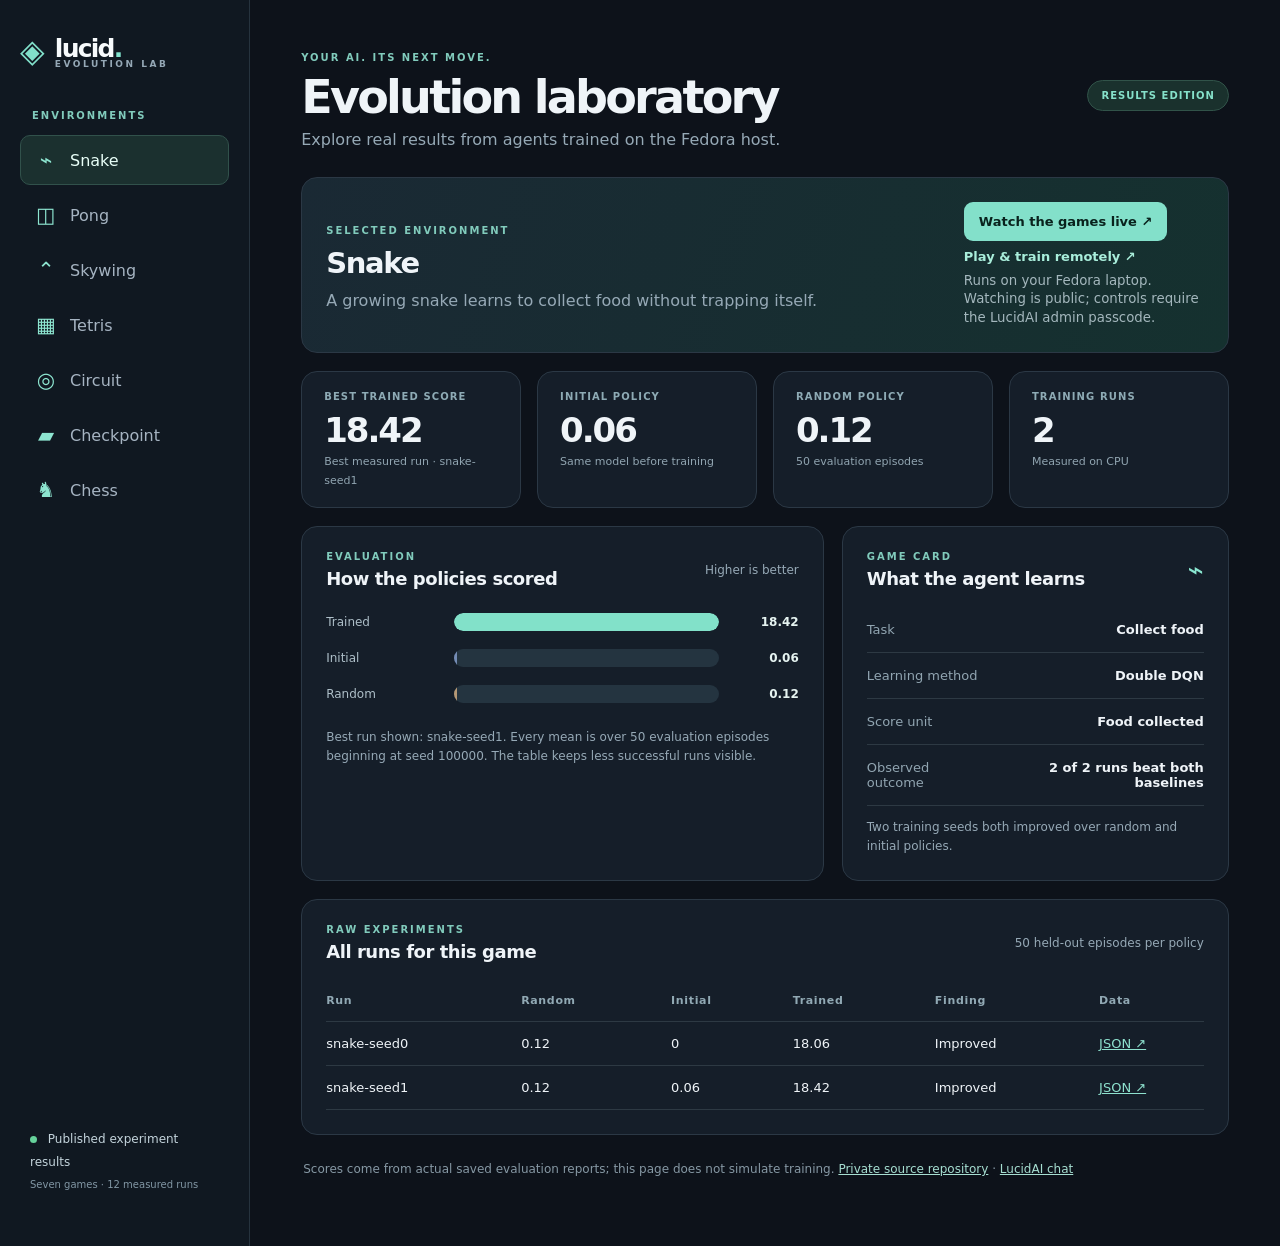
<file: index.html>
<!doctype html>
<html lang="en">
<head>
  <meta charset="utf-8">
  <meta name="viewport" content="width=device-width, initial-scale=1">
  <meta name="theme-color" content="#0d121a">
  <meta name="description" content="Measured learning across seven original game environments in LucidAI Evolution.">
  <title>LucidAI Evolution · Game Learning Lab</title>
  <link rel="stylesheet" href="./style.css">
  <script defer src="./app.js?v=2"></script>
</head>
<body>
  <aside class="sidebar">
    <a class="brand" href="./"><span class="brand-icon">◈</span><span>lucid<span class="accent">.</span><small>EVOLUTION LAB</small></span></a>
    <p class="eyebrow">ENVIRONMENTS</p>
    <nav id="games" aria-label="Games"></nav>
    <div class="sidebar-bottom"><span class="status-dot"></span> Published experiment results<br><small>Seven games · 12 measured runs</small></div>
  </aside>
  <main>
    <header>
      <div><p class="eyebrow">YOUR AI. ITS NEXT MOVE.</p><h1>Evolution laboratory</h1><p class="subtitle">Explore real results from agents trained on the Fedora host.</p></div>
      <span class="badge">RESULTS EDITION</span>
    </header>
    <section class="hero panel">
      <div><p class="eyebrow">SELECTED ENVIRONMENT</p><h2 id="game-name">Snake</h2><p id="description"></p></div>
      <div class="hero-actions"><a class="primary" href="./watch/">Watch the games live ↗</a><a class="secondary-link" href="./lab/">Play & train remotely ↗</a><small>Runs on your Fedora laptop. Watching is public; controls require the LucidAI admin passcode.</small></div>
    </section>
    <div class="metrics">
      <article class="panel"><span>BEST TRAINED SCORE</span><strong id="trained">—</strong><small id="trained-note"></small></article>
      <article class="panel"><span>INITIAL POLICY</span><strong id="initial">—</strong><small>Same model before training</small></article>
      <article class="panel"><span>RANDOM POLICY</span><strong id="random">—</strong><small>50 evaluation episodes</small></article>
      <article class="panel"><span>TRAINING RUNS</span><strong id="run-count">—</strong><small>Measured on CPU</small></article>
    </div>
    <div class="columns">
      <section class="panel plot-panel"><div class="panel-heading"><div><p class="eyebrow">EVALUATION</p><h3>How the policies scored</h3></div><span class="muted">Higher is better</span></div><div id="chart" class="chart" role="img" aria-label="Policy score comparison"></div><p class="muted note" id="chart-note"></p></section>
      <section class="panel"><div class="panel-heading"><div><p class="eyebrow">GAME CARD</p><h3>What the agent learns</h3></div><span id="game-icon" class="game-icon"></span></div><div class="card-row"><span>Task</span><strong id="task"></strong></div><div class="card-row"><span>Learning method</span><strong id="method"></strong></div><div class="card-row"><span>Score unit</span><strong id="unit"></strong></div><div class="card-row"><span>Observed outcome</span><strong id="outcome"></strong></div><p class="muted note" id="caveat"></p></section>
    </div>
    <section class="panel runs-panel"><div class="panel-heading"><div><p class="eyebrow">RAW EXPERIMENTS</p><h3>All runs for this game</h3></div><span class="muted">50 held-out episodes per policy</span></div><div class="table-wrap"><table><thead><tr><th>Run</th><th>Random</th><th>Initial</th><th>Trained</th><th>Finding</th><th>Data</th></tr></thead><tbody id="runs"></tbody></table></div></section>
    <footer>Scores come from actual saved evaluation reports; this page does not simulate training. <a href="https://github.com/Lucidiscool/LucidAI-Evolution">Private source repository</a> · <a href="https://lucidiscool.github.io/Lucid-AI-Public/">LucidAI chat</a></footer>
  </main>
</body>
</html>
</file>
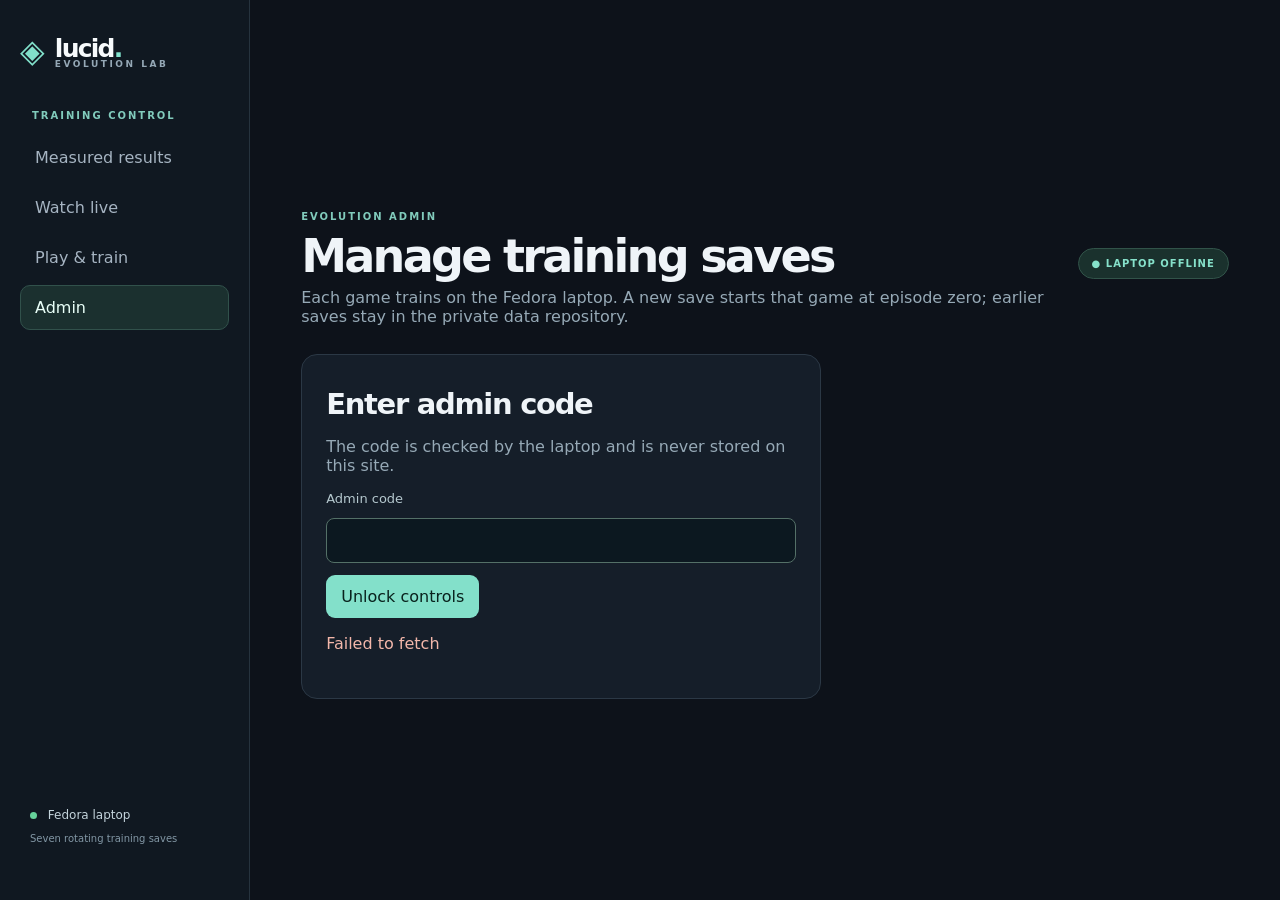
<file: admin/index.html>
<!doctype html>
<html lang="en"><head><meta charset="utf-8"><meta name="viewport" content="width=device-width,initial-scale=1"><title>Training admin · LucidAI Evolution</title><link rel="stylesheet" href="../style.css"><link rel="stylesheet" href="./admin.css"><script defer src="./app.js"></script></head>
<body><aside class="sidebar"><a class="brand" href="../"><span class="brand-icon">◈</span><span>lucid<span class="accent">.</span><small>EVOLUTION LAB</small></span></a><p class="eyebrow">TRAINING CONTROL</p><nav><a href="../">Measured results</a><a href="../watch/">Watch live</a><a href="../lab/">Play & train</a><a class="active" href="./">Admin</a></nav><div class="sidebar-bottom"><span class="status-dot"></span> Fedora laptop<br><small>Seven rotating training saves</small></div></aside>
<main><header><div><p class="eyebrow">EVOLUTION ADMIN</p><h1>Manage training saves</h1><p class="subtitle">Each game trains on the Fedora laptop. A new save starts that game at episode zero; earlier saves stay in the private data repository.</p></div><span class="badge" id="connection">CONNECTING</span></header>
<section class="panel login-panel" id="login-panel"><h2>Enter admin code</h2><p class="muted">The code is checked by the laptop and is never stored on this site.</p><form id="login-form"><label for="code">Admin code</label><input id="code" type="password" inputmode="numeric" autocomplete="off" required><button class="primary" type="submit">Unlock controls</button></form><p id="login-message" role="alert"></p></section>
<section id="controls" hidden><div class="panel intro"><h2>Current saves</h2><p class="muted">Training runs one game at a time so the laptop stays responsive. Watch the selected game’s live frames on the public <a href="../watch/">watch page</a>.</p><p class="muted">Backups: <a href="https://github.com/Lucidiscool/LucidAI-Evolution-Data">private GitHub repository ↗</a> (owner access required).</p></div><div id="games" class="admin-grid"></div><p id="action-message" role="status"></p></section></main></body></html>
</file>
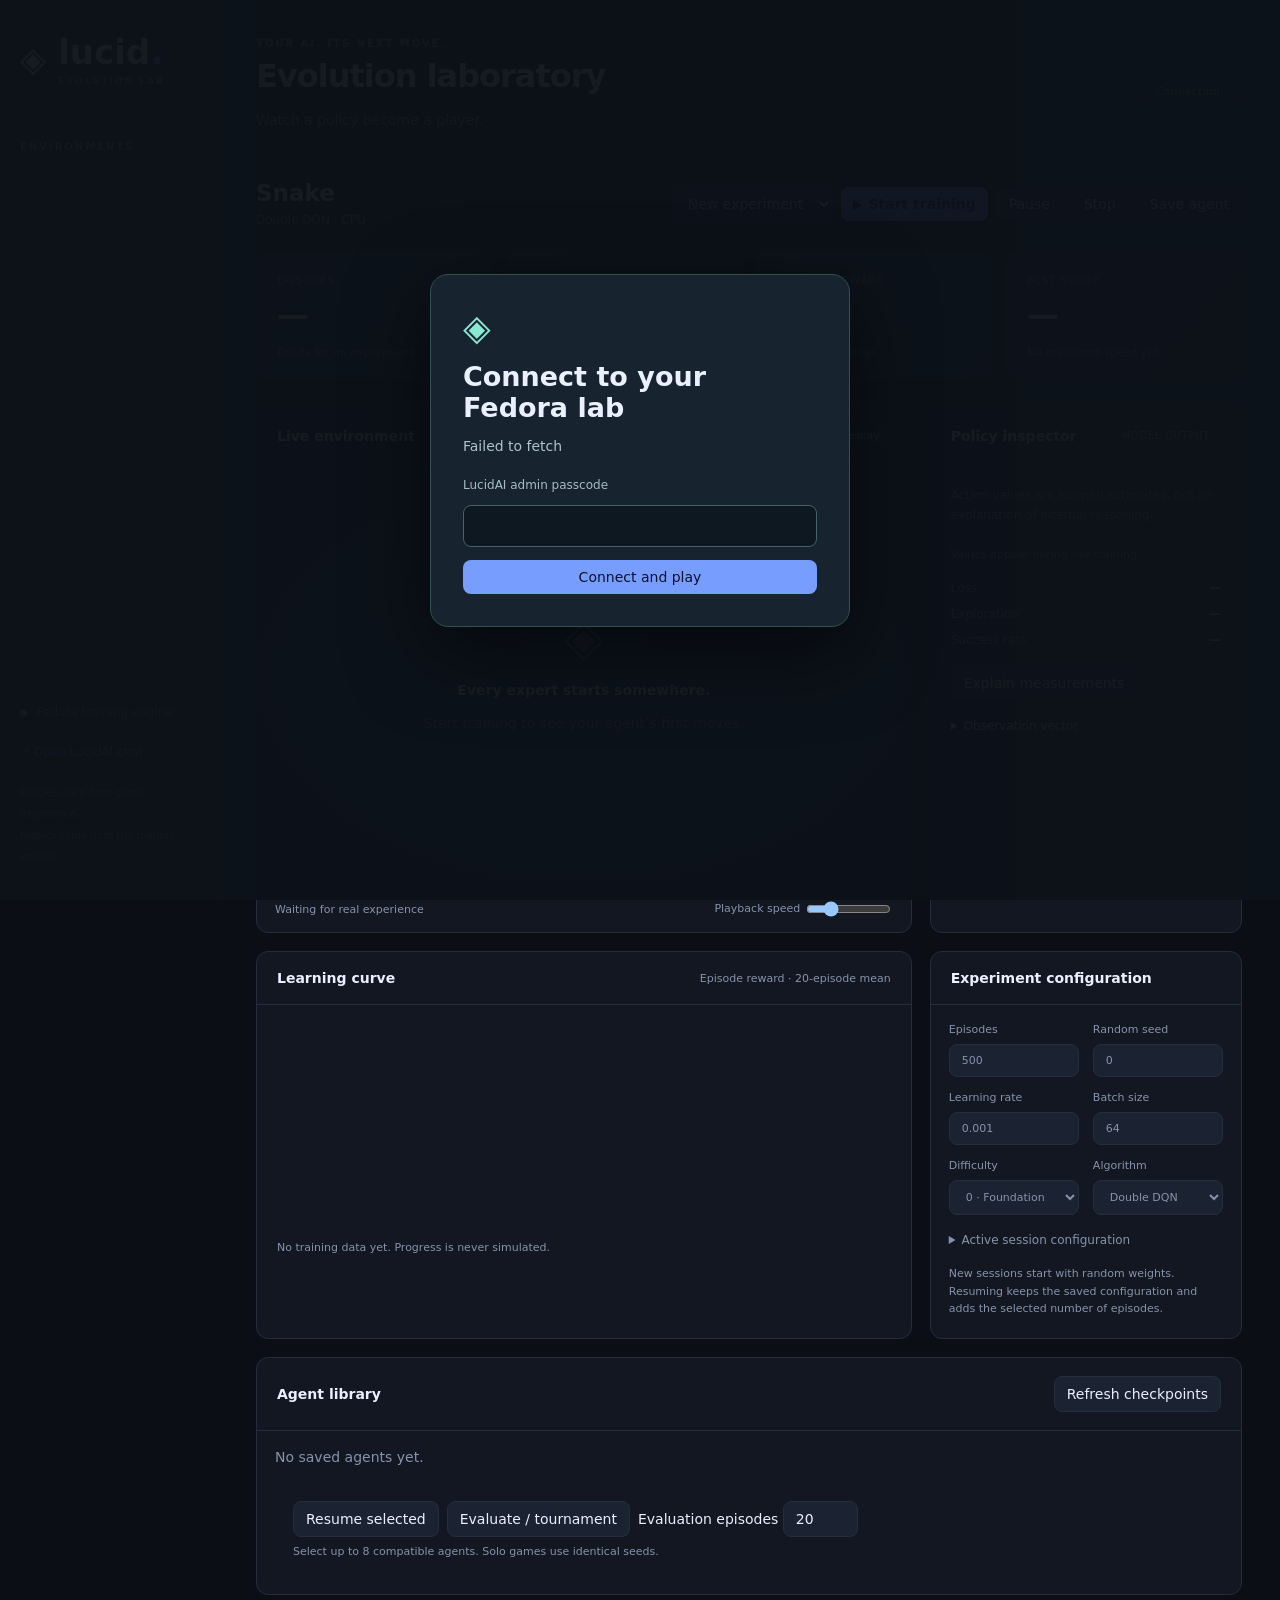
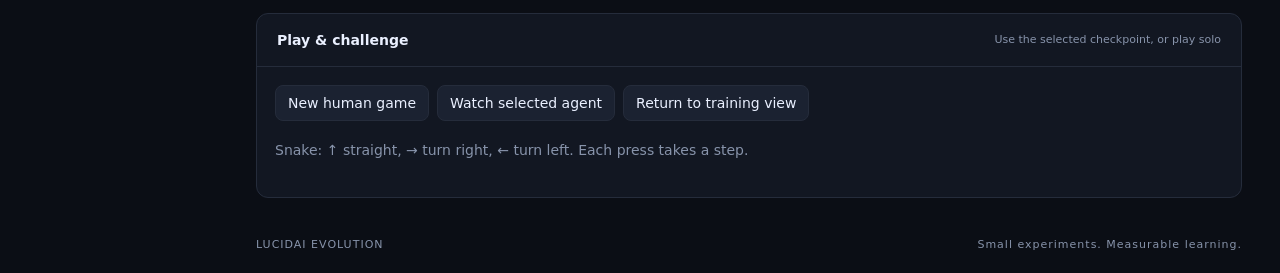
<file: lab/index.html>
<!doctype html>
<html lang="en"><head><meta charset="utf-8"><meta name="viewport" content="width=device-width,initial-scale=1"><title>LucidAI Evolution</title><link rel="stylesheet" href="./style.css"><script defer src="./remote.js"></script><script defer src="./app.js"></script></head>
<body><div id="remote-auth" class="remote-auth"><form id="remote-login"><div class="remote-mark">◈</div><h2>Connect to your Fedora lab</h2><p id="remote-status">Looking for your laptop…</p><label for="remote-passcode">LucidAI admin passcode</label><input id="remote-passcode" type="password" autocomplete="current-password" required><button type="submit" class="primary" id="remote-submit" disabled>Connect and play</button></form></div>
<aside><a class="brand" href="../">◈ <span>lucid<span class="accent">.</span><small>EVOLUTION LAB</small></span></a><div class="eyebrow">ENVIRONMENTS</div><nav id="games"></nav><div class="aside-bottom"><span class="dot"></span> Fedora training engine<a href="https://lucidiscool.github.io/Lucid-AI-Public/" target="_blank" rel="noopener">↗ Open LucidAI chat</a><small>Policies learn from game experience.<br>Metrics come from the training worker.</small></div></aside>
<main><header><div><div class="eyebrow">YOUR AI. ITS NEXT MOVE.</div><h1>Evolution laboratory</h1><p>Watch a policy become a player.</p></div><span id="connection" class="badge">Connecting…</span></header>
<div id="error" role="alert" hidden></div>
<section class="toolbar"><div><h2 id="game-title">Snake</h2><span id="algorithm-label">Double DQN · CPU</span></div><div class="controls"><select id="sessions" aria-label="Training session"><option value="">New experiment</option></select><button id="start" class="primary">▶ Start training</button><button id="pause">Pause</button><button id="stop">Stop</button><button id="save">Save agent</button></div></section>
<section class="metrics"><article><span>EPISODES</span><strong id="episode">—</strong><small id="status">Ready for an experiment</small></article><article><span>CURRENT REWARD</span><strong id="reward">—</strong><small>Reward in this episode</small></article><article><span>AVERAGE REWARD</span><strong id="average">—</strong><small>Last 100 episodes</small></article><article><span>BEST SCORE</span><strong id="best">—</strong><small id="speed">No measured speed yet</small></article></section>
<div class="workspace"><section class="panel arena"><div class="panel-head"><h3>Live environment</h3><div class="tabs"><button data-mode="live" class="active">Live</button><button data-mode="fast">Fast</button><button id="replay">Replay</button></div></div><div class="canvas-wrap"><canvas id="game" width="720" height="460" aria-label="Game visualization"></canvas><div id="empty"><span>◈</span><h3>Every expert starts somewhere.</h3><p>Start training to see your agent’s first moves.</p></div></div><footer><span id="frame-caption">Waiting for real experience</span><label>Playback speed <input type="range" id="fps" min="1" max="120" value="30"></label></footer></section>
<section class="panel mind"><div class="panel-head"><h3>Policy inspector</h3><span class="badge">MODEL OUTPUT</span></div><p>Action values are learned estimates, not an explanation of internal reasoning.</p><div id="actions" class="action-values"><span class="muted">Values appear during live training.</span></div><div class="mini-metrics"><span>Loss <b id="loss">—</b></span><span>Exploration <b id="epsilon">—</b></span><span>Success rate <b id="success">—</b></span></div><button id="explain">Explain measurements</button><pre id="explanation" hidden></pre><details><summary>Observation vector</summary><pre id="observation">[]</pre></details></section></div>
<div class="workspace lower"><section class="panel"><div class="panel-head"><h3>Learning curve</h3><span class="muted">Episode reward · 20-episode mean</span></div><canvas id="chart" width="900" height="220" aria-label="Training reward graph"></canvas><p id="chart-note" class="muted">No training data yet. Progress is never simulated.</p></section><section class="panel configuration"><div class="panel-head"><h3>Experiment configuration</h3></div><div class="form-grid"><label>Episodes<input id="episodes" type="number" min="1" max="100000" value="500"></label><label>Random seed<input id="seed" type="number" min="0" max="99999" value="0"></label><label>Learning rate<input id="lr" type="number" step="0.0001" value="0.001"></label><label>Batch size<input id="batch" type="number" min="8" max="512" value="64"></label><label>Difficulty<select id="difficulty"><option value="0">0 · Foundation</option><option value="1">1 · Intermediate</option><option value="2">2 · Advanced</option><option value="3">3 · Expert</option></select></label><label>Algorithm<select id="algorithm"><option value="dqn">Double DQN</option></select></label></div><details><summary>Active session configuration</summary><pre id="active-config">No active session</pre></details><p class="muted">New sessions start with random weights. Resuming keeps the saved configuration and adds the selected number of episodes.</p></section></div>
<section class="panel"><div class="panel-head"><h3>Agent library</h3><button id="refresh">Refresh checkpoints</button></div><div id="checkpoints" class="checkpoint-list">No saved agents yet.</div><div class="controls library-controls"><button id="resume">Resume selected</button><button id="compare">Evaluate / tournament</button><label>Evaluation episodes <input id="eval-episodes" type="number" min="2" max="100" value="20"></label><span class="muted">Select up to 8 compatible agents. Solo games use identical seeds.</span></div><div id="evaluation" hidden></div></section>
<section class="panel"><div class="panel-head"><h3>Play & challenge</h3><span class="muted">Use the selected checkpoint, or play solo</span></div><div class="controls"><button id="human">New human game</button><button id="watch">Watch selected agent</button><button id="end-play">Return to training view</button><span id="play-status"></span></div><p id="instructions">Snake: ↑ straight, → turn right, ← turn left. Each press takes a step.</p><div id="human-actions" class="controls"></div></section>
<footer class="page-footer">LUCIDAI EVOLUTION <span>Small experiments. Measurable learning.</span></footer>
</main></body></html>
</file>
<file: style.css>
:root{color-scheme:dark;font-family:Inter,ui-sans-serif,system-ui,-apple-system,BlinkMacSystemFont,"Segoe UI",sans-serif;background:#0d121a;color:#eff4f8}*{box-sizing:border-box}body{margin:0;display:grid;grid-template-columns:250px minmax(0,1fr);min-height:100vh}a{color:#8ee1ce}.sidebar{background:#101821;border-right:1px solid #26333e;padding:32px 20px;display:flex;flex-direction:column;gap:26px}.brand{text-decoration:none;color:#f7fafc;display:flex;align-items:center;gap:12px;font-size:25px;font-weight:750;letter-spacing:-.07em}.brand-icon{color:#81e0ca;font-size:32px}.accent{color:#82e3ce}.brand small{display:block;color:#95a8b6;font-size:9px;letter-spacing:.28em;margin-top:-4px}.eyebrow{color:#81cbbc;letter-spacing:.2em;font-size:10px;font-weight:750}.sidebar .eyebrow{margin:14px 0 -12px 12px}nav{display:grid;gap:5px}nav button{appearance:none;border:1px solid transparent;background:transparent;color:#a6b4c2;text-align:left;padding:12px 14px;border-radius:10px;font:inherit;cursor:pointer;display:flex;align-items:center;gap:13px;width:100%}nav button:hover,nav button.active{background:#1b302f;color:#e9fff8;border-color:#31514b}nav button span{color:#8de5d0;font-size:21px;width:22px;text-align:center}.sidebar-bottom{margin-top:auto;padding:18px 10px;color:#c4d4dc;font-size:12px;line-height:1.9}.sidebar-bottom small{color:#8297a5}.status-dot{display:inline-block;width:7px;height:7px;border-radius:50%;background:#66d29b;margin-right:7px}main{min-width:0;padding:42px clamp(20px,4vw,68px);max-width:1650px;width:100%;margin:auto}header,.panel-heading,.hero{display:flex;align-items:flex-start;justify-content:space-between;gap:20px}header{align-items:center;margin-bottom:28px}h1{font-size:clamp(32px,3.6vw,51px);letter-spacing:-.06em;line-height:1.08;margin:8px 0 7px}h2{font-size:29px;letter-spacing:-.045em;margin:8px 0}h3{font-size:18px;margin:6px 0 0;letter-spacing:-.025em}.subtitle,.muted,.hero p:not(.eyebrow),.note{color:#96a9b6}.subtitle{margin:0}.badge{border:1px solid #315349;background:#1a312d;color:#86e1ca;border-radius:50px;padding:9px 13px;font-size:10px;font-weight:750;letter-spacing:.1em;white-space:nowrap}.panel{background:#151e29;border:1px solid #2b3845;border-radius:16px;padding:24px}.hero{background:linear-gradient(110deg,#1a2934,#15312f);margin-bottom:18px;align-items:center}.hero p:not(.eyebrow){max-width:650px;margin:0;line-height:1.6}.hero-actions{display:flex;flex-direction:column;align-items:flex-start;max-width:240px;gap:8px}.hero-actions small{color:#a4b7bd;line-height:1.4}.primary{background:#83e0ca;color:#09221d;text-decoration:none;padding:12px 15px;border-radius:9px;font-size:13px;font-weight:800;white-space:nowrap}.primary:hover{background:#b5f4e4}.metrics{display:grid;grid-template-columns:repeat(4,minmax(0,1fr));gap:16px;margin-bottom:18px}.metrics article{padding:19px 22px;min-height:133px}.metrics span{display:block;color:#8eabb5;font-size:10px;letter-spacing:.11em;font-weight:750}.metrics strong{display:block;font-size:34px;letter-spacing:-.06em;margin:8px 0 0}.metrics small{color:#91a5b1;font-size:11px}.columns{display:grid;grid-template-columns:1.35fr 1fr;gap:18px}.panel-heading{align-items:center;margin-bottom:18px}.panel-heading .eyebrow{margin:0}.panel-heading .muted{font-size:12px}.chart{display:grid;gap:18px;margin:24px 0 25px}.bar-row{display:grid;grid-template-columns:116px 1fr 68px;gap:12px;align-items:center;font-size:12px;color:#aebfc8}.bar-track{background:#243440;border-radius:20px;height:18px;overflow:hidden}.bar-fill{display:block;height:100%;border-radius:20px;min-width:3px}.bar-row strong{color:#e5f3f0;text-align:right}.note{font-size:12px;line-height:1.6;margin-bottom:0}.game-icon{color:#8ae7d1;font-size:27px}.card-row{display:flex;justify-content:space-between;gap:20px;padding:15px 0;border-bottom:1px solid #2d3943;font-size:13px}.card-row span{color:#91a5b1}.card-row strong{text-align:right;font-weight:650}.runs-panel{margin-top:18px}.table-wrap{overflow-x:auto}table{border-collapse:collapse;width:100%;font-size:13px}th{text-align:left;color:#91a9b4;font-size:11px;font-weight:650;letter-spacing:.06em}td,th{padding:14px 10px;border-bottom:1px solid #2d3943}td:first-child,th:first-child{padding-left:0}td:last-child,th:last-child{padding-right:0}td a{white-space:nowrap}footer{color:#8698a4;font-size:12px;line-height:1.6;padding:25px 2px}footer a{color:#a6ded1}@media(max-width:1050px){.metrics{grid-template-columns:repeat(2,1fr)}.columns{grid-template-columns:1fr}}@media(max-width:700px){body{display:block}.sidebar{padding:14px 18px;gap:12px}.sidebar .eyebrow,.sidebar-bottom{display:none}nav{display:flex;overflow-x:auto}nav button{white-space:nowrap;width:auto;flex:none;padding:9px}.brand{font-size:22px}main{padding:22px 16px}header{align-items:flex-start}.badge{font-size:9px}.hero{display:block}.hero-actions{margin-top:20px}.metrics{gap:9px}.metrics article{padding:15px;min-height:115px}.metrics strong{font-size:27px}.bar-row{grid-template-columns:85px 1fr 55px;gap:7px}}
:root{--watch-link:#a9eedb}
.secondary-link{color:var(--watch-link);font-size:13px;font-weight:700;text-decoration:none}
</file>
<file: admin/admin.css>
.sidebar nav a{display:block;padding:12px 14px;border-radius:10px;text-decoration:none;color:#a6b4c2;border:1px solid transparent}.sidebar nav a.active,.sidebar nav a:hover{background:#1b302f;color:#e9fff8;border-color:#31514b}.login-panel{max-width:520px}.login-panel form{display:grid;gap:12px}.login-panel label{font-size:13px;color:#b5c8ce}.login-panel input{font:inherit;padding:12px;color:#f3fffa;background:#0c1820;border:1px solid #547067;border-radius:8px}.login-panel button,.new-save{border:0;cursor:pointer;font:inherit}.login-panel button{justify-self:start}.intro{margin-bottom:18px}.admin-grid{display:grid;grid-template-columns:repeat(auto-fit,minmax(240px,1fr));gap:15px}.admin-card h3{font-size:22px}.admin-card p{color:#b7c8d0;font-size:13px;line-height:1.6}.admin-card button{background:#82dfca;border:0;border-radius:8px;padding:11px 13px;color:#09241d;font-weight:800;cursor:pointer}.admin-card button:disabled{opacity:.5;cursor:wait}.admin-card small{color:#9db4bd}#login-message,#action-message{color:#f3b7aa;min-height:1.5em}.intro p{line-height:1.6}@media(max-width:700px){.sidebar{padding:14px 18px;gap:12px}.sidebar .eyebrow,.sidebar-bottom{display:none}.sidebar nav{display:flex;overflow-x:auto}.sidebar nav a{white-space:nowrap}}
</file>
<file: lab/style.css>
:root{color-scheme:dark;--bg:#0b0e15;--panel:#121722;--line:#252c3b;--muted:#8793aa;--blue:#6e9cff;--violet:#a38bff;--green:#57e2af}*{box-sizing:border-box}body{margin:0;background:var(--bg);color:#eaf0ff;font:14px system-ui,-apple-system,sans-serif}button,input,select{font:inherit}button,select,input{border:1px solid var(--line);border-radius:8px;color:inherit;background:#1b2231;padding:9px 12px}button{cursor:pointer;transition:background .15s,transform .15s}button:hover{background:#303c54}button:disabled{opacity:.45;cursor:not-allowed}button.primary{background:#779dff;color:#09122b;border:0;font-weight:700}button.active{background:#263d69;color:#bad0ff}a{color:var(--blue);text-decoration:none}aside{position:fixed;inset:0 auto 0 0;width:218px;background:#10141e;border-right:1px solid var(--line);padding:32px 20px;display:flex;flex-direction:column}.brand{display:flex;gap:12px;align-items:center;font-size:34px;color:white;font-weight:700;margin-bottom:55px}.brand small{display:block;font-size:9px;letter-spacing:2px;color:var(--muted);margin-top:4px}.accent{color:var(--violet)}.eyebrow{font-size:10px;letter-spacing:2px;font-weight:600;color:var(--muted)}nav{margin-top:16px;display:grid;gap:7px}nav button{text-align:left;background:transparent;border-color:transparent;padding:12px}nav button.active{background:#1e2a43;border-color:#344768}.aside-bottom{margin-top:auto;font-size:12px;line-height:1.8;color:var(--muted)}.aside-bottom a{display:block;margin:18px 0}.dot{display:inline-block;width:7px;height:7px;border-radius:50%;background:var(--green);margin-right:6px}main{margin-left:218px;max-width:1720px;padding:38px 38px 0}header{display:flex;align-items:center;justify-content:space-between;margin-bottom:35px}h1{font-size:32px;letter-spacing:-1px;margin:8px 0}h2{margin:0 0 5px;font-size:23px}h3{font-size:14px;margin:0}p{color:var(--muted);line-height:1.6}.badge{font-size:10px;letter-spacing:.7px;border:1px solid var(--line);padding:7px 10px;border-radius:6px;color:var(--green)}.toolbar{display:flex;gap:18px;justify-content:space-between;align-items:center}.toolbar span{color:var(--muted);font-size:12px}.controls{display:flex;align-items:center;flex-wrap:wrap;gap:8px}.controls select{max-width:180px}.metrics{display:grid;grid-template-columns:repeat(4,1fr);gap:14px;margin:23px 0}.metrics article{background:linear-gradient(130deg,#192234,#121722);border:1px solid var(--line);border-radius:12px;padding:20px}.metrics span{font-size:10px;letter-spacing:1px;color:var(--muted)}.metrics strong{display:block;font-size:32px;font-weight:600;margin:9px 0}.metrics small{font-size:11px;color:var(--muted)}.workspace{display:grid;grid-template-columns:minmax(0,2.1fr) minmax(280px,1fr);gap:18px;margin-bottom:18px}.panel{border:1px solid var(--line);background:var(--panel);border-radius:12px;overflow:hidden;margin-bottom:18px}.workspace .panel{margin-bottom:0}.panel-head{display:flex;gap:12px;align-items:center;justify-content:space-between;padding:18px 20px;border-bottom:1px solid var(--line)}.tabs{display:flex;gap:4px}.tabs button{font-size:11px;padding:6px 10px}.canvas-wrap{position:relative;background:radial-gradient(ellipse at center,#18223a,#0e1320)}canvas#game{width:100%;height:auto;display:block}#empty{position:absolute;inset:0;display:flex;align-items:center;justify-content:center;flex-direction:column;text-align:center}#empty[hidden]{display:none}#empty span{font-size:52px;color:var(--violet);margin-bottom:15px}footer{padding:12px 18px;display:flex;align-items:center;justify-content:space-between;color:var(--muted);font-size:11px}input[type=range]{width:85px;padding:0;vertical-align:middle}.mind p,.mind details{margin:18px 20px;font-size:12px}.action-values{margin:20px;max-height:250px;overflow:auto}.action-row{display:flex;position:relative;justify-content:space-between;border-radius:6px;padding:10px;margin:7px 0;background:#1b2538;overflow:hidden}.action-row.chosen{outline:1px solid var(--violet)}.action-row span{position:relative;z-index:1}.value-bar{position:absolute;inset:0 auto 0 0;background:#345080;opacity:.6}.mini-metrics{margin:18px 20px;display:grid;gap:12px;color:var(--muted);font-size:12px}.mini-metrics b{float:right;color:#eaf0ff}pre{white-space:pre-wrap;overflow-wrap:anywhere;font-size:11px;line-height:1.7;color:#a8bbdb}#chart{width:100%;height:220px;padding:12px}.muted{color:var(--muted);font-size:11px}#chart-note{padding:0 20px}.form-grid{display:grid;grid-template-columns:1fr 1fr;gap:14px;padding:18px}.form-grid label{font-size:11px;color:var(--muted);display:grid;gap:8px}.form-grid input,.form-grid select{width:100%}.configuration p{margin:0 18px 20px}.checkpoint-list{padding:18px;max-height:240px;overflow:auto;color:var(--muted)}.checkpoint{display:flex;gap:12px;align-items:center;padding:12px;border-bottom:1px solid var(--line);font-size:12px}.checkpoint b{color:#dee7ff}.library-controls{padding:0 18px 18px}.library-controls input{width:75px}#evaluation{padding:20px;background:#0d1320;margin:0}.panel>.controls,.panel>#instructions{margin:18px}#error{background:#482333;color:#ffc2cf;padding:16px;border:1px solid #91475f;border-radius:8px;margin-bottom:16px}#human-actions{max-height:180px;overflow:auto}.page-footer{padding:22px 0;letter-spacing:1px}button:focus-visible,a:focus-visible{outline:2px solid var(--violet);outline-offset:3px}@media(max-width:1150px){main{padding:25px 20px}.toolbar{align-items:flex-start;flex-direction:column}.workspace{grid-template-columns:minmax(0,1.7fr) minmax(250px,1fr)}aside{width:180px;padding:25px 14px}main{margin-left:180px}}@media(max-width:850px){aside{position:static;width:100%;padding:16px}.brand{margin-bottom:16px;font-size:26px}nav{display:flex;overflow:auto}nav button{white-space:nowrap}.aside-bottom,aside>.eyebrow{display:none}main{margin:0;padding:22px 14px}.workspace{grid-template-columns:1fr}.metrics{grid-template-columns:repeat(2,1fr)}header h1{font-size:25px}.badge{font-size:9px}.panel-head{padding:15px}footer{flex-wrap:wrap;gap:10px}}
#explain{margin:0 20px}#explanation{padding:0 20px;max-height:240px;overflow:auto}.configuration details{margin:0 18px 18px;font-size:12px;color:var(--muted)}
#evaluation{overflow:auto}table{width:100%;border-collapse:collapse;text-align:left;font-size:12px}th{color:var(--muted);font-weight:500}td,th{padding:12px 8px;border-bottom:1px solid var(--line)}
/* Remote sign-in sits above the existing local laboratory interface. */
.remote-auth{position:fixed;inset:0;z-index:1000;background:#0d121af5;display:grid;place-items:center;padding:20px}
.remote-auth[hidden]{display:none}
.remote-auth form{width:min(100%,420px);padding:32px;border:1px solid #31514b;border-radius:18px;background:#17232e;box-shadow:0 24px 80px #0008;display:grid;gap:13px}
.remote-auth h2{font-size:27px;margin:0}
.remote-auth p{color:#afc2cc;line-height:1.5;margin:0 0 8px}
.remote-auth label{font-size:12px;color:#a7bdc5}
.remote-auth input{font:inherit;padding:12px;border-radius:8px;border:1px solid #45616a;background:#0e1820;color:#fff}
.remote-auth button{font:inherit;cursor:pointer}
.remote-auth button:disabled{opacity:.5;cursor:wait}
.remote-mark{font-size:36px;color:#8ae7d1}
</file>
